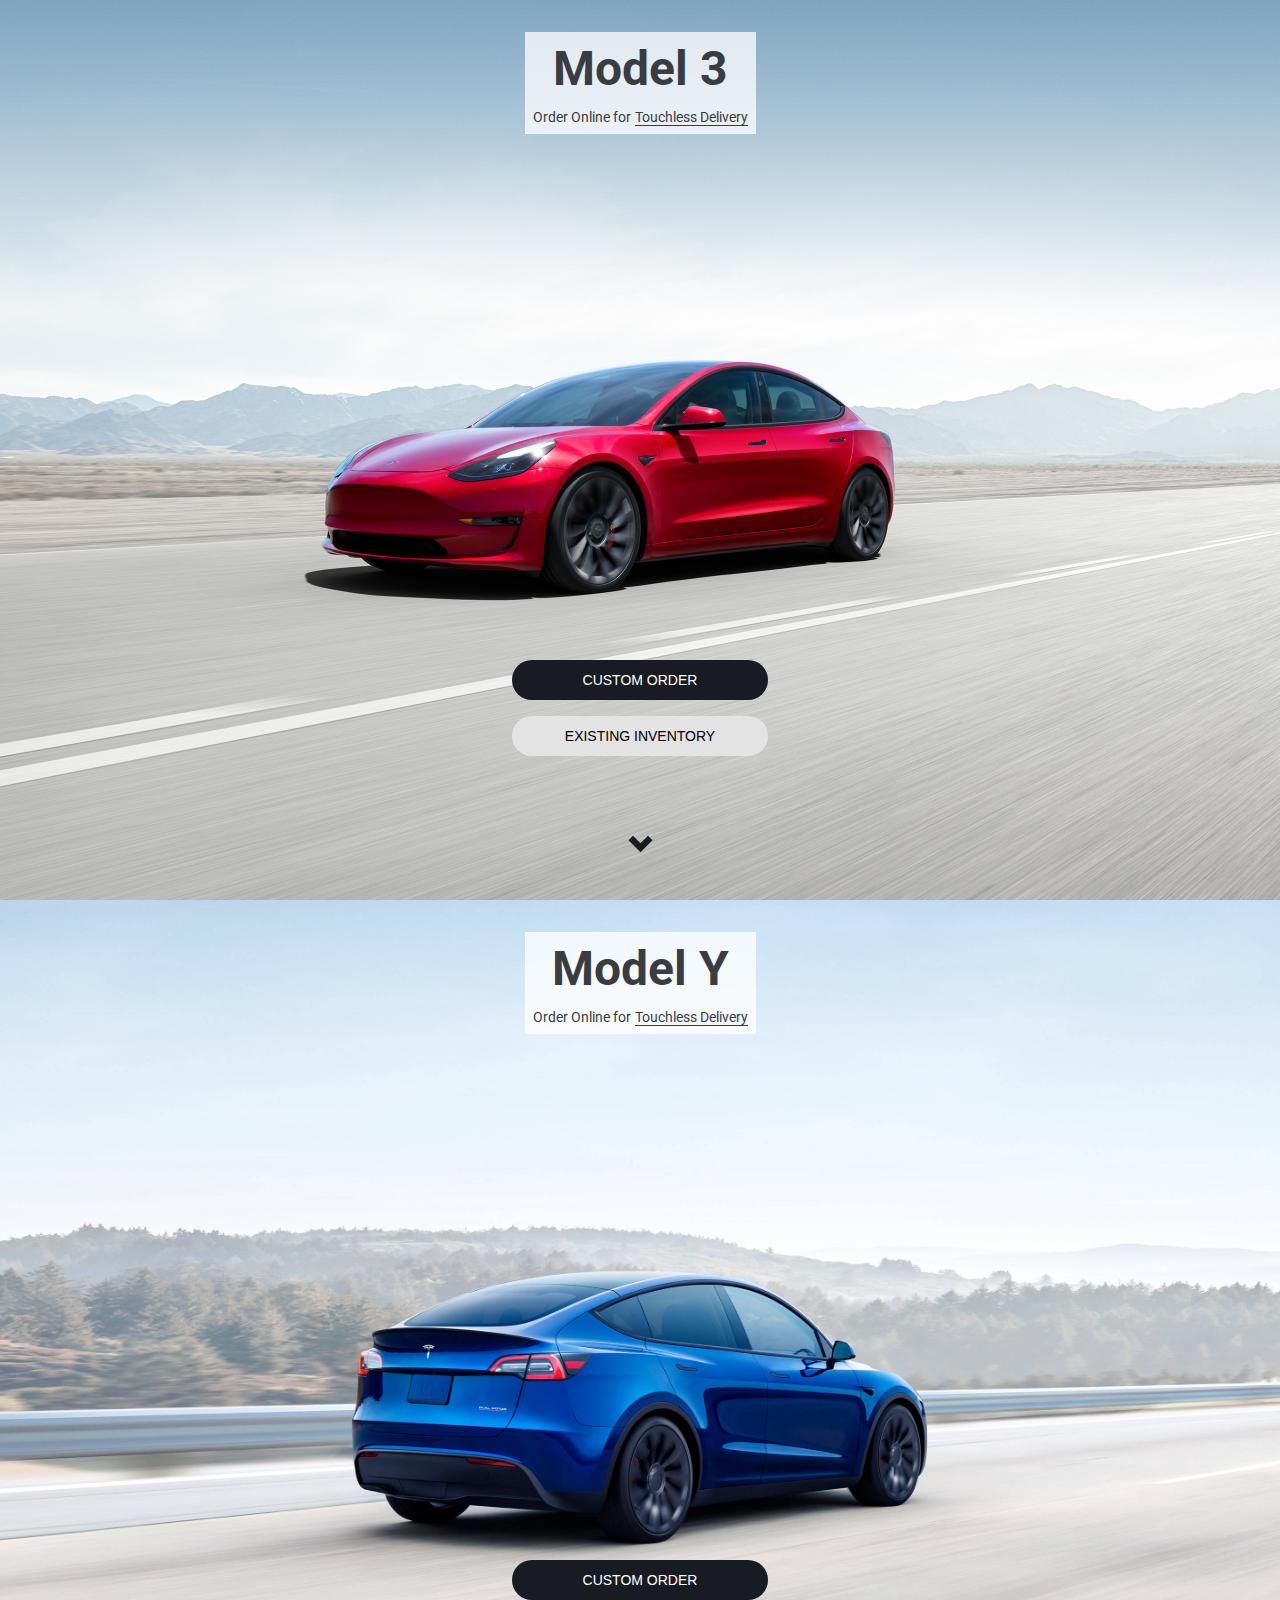
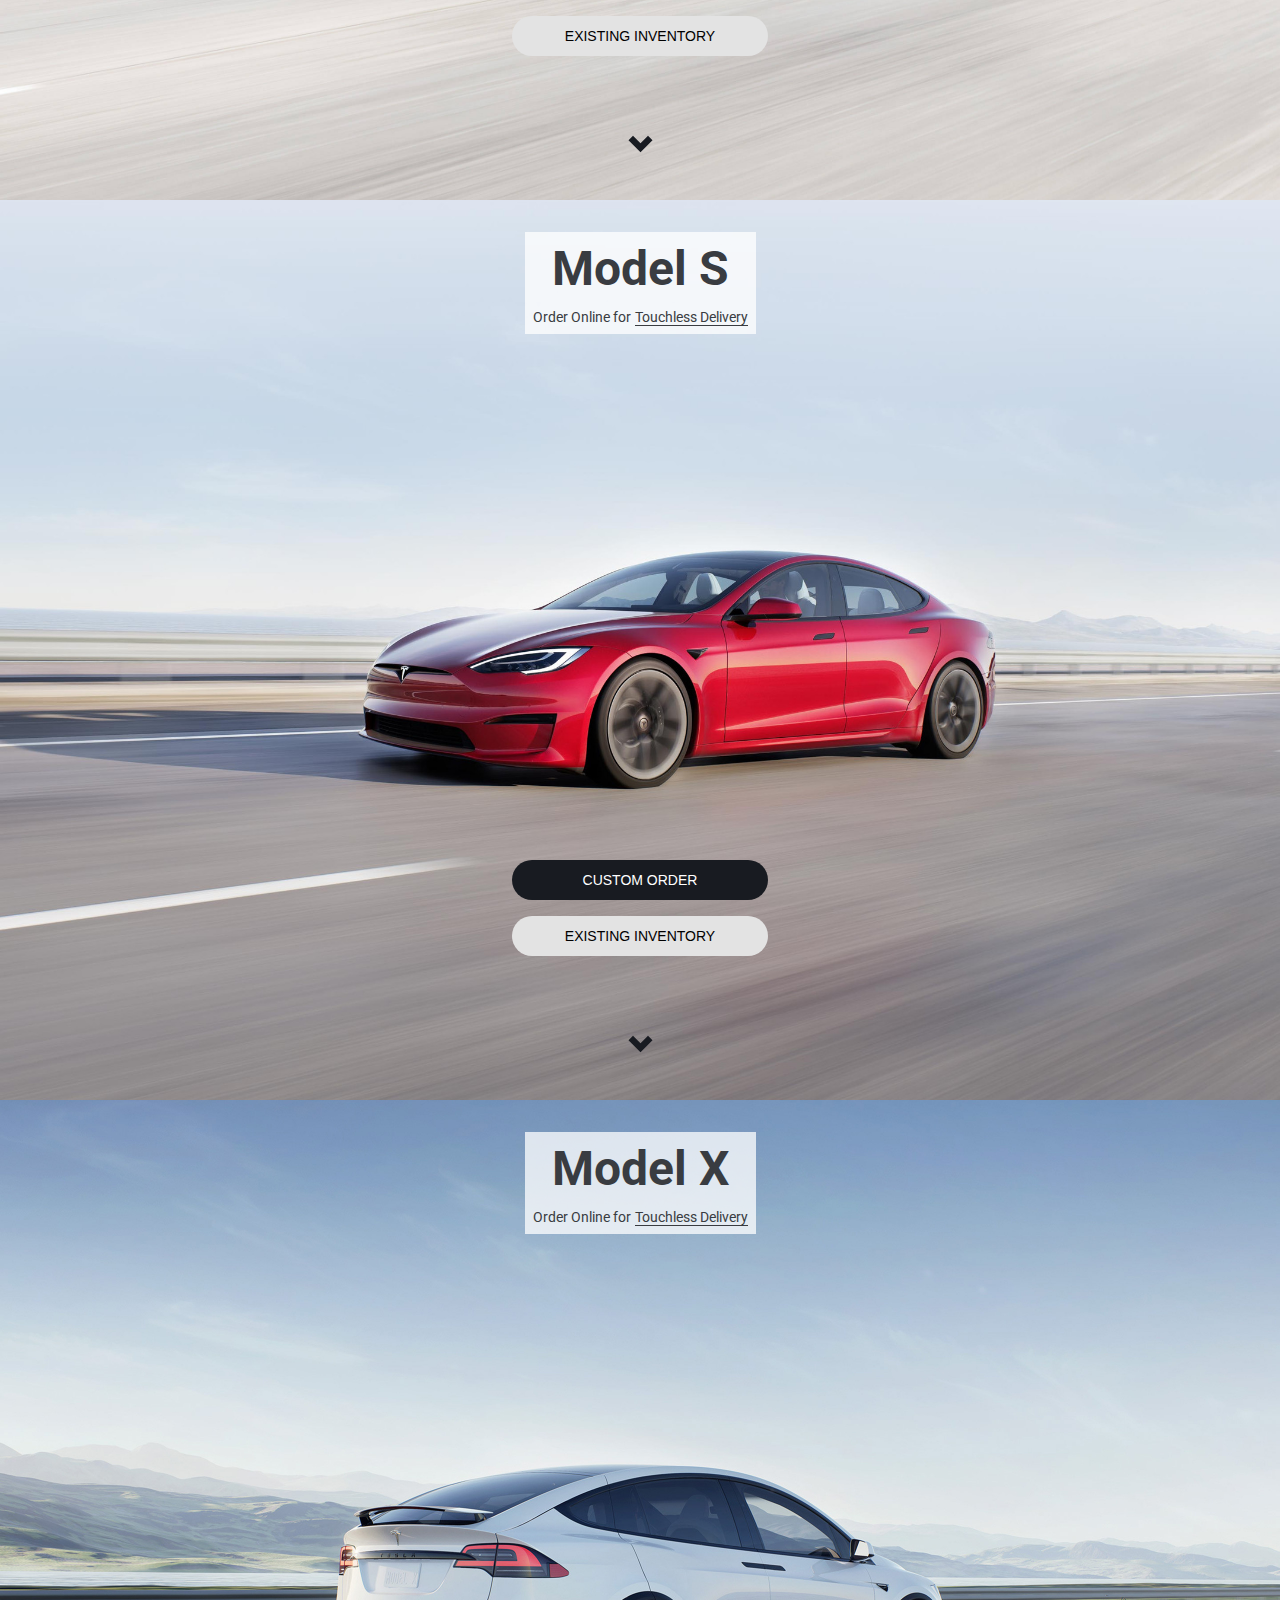
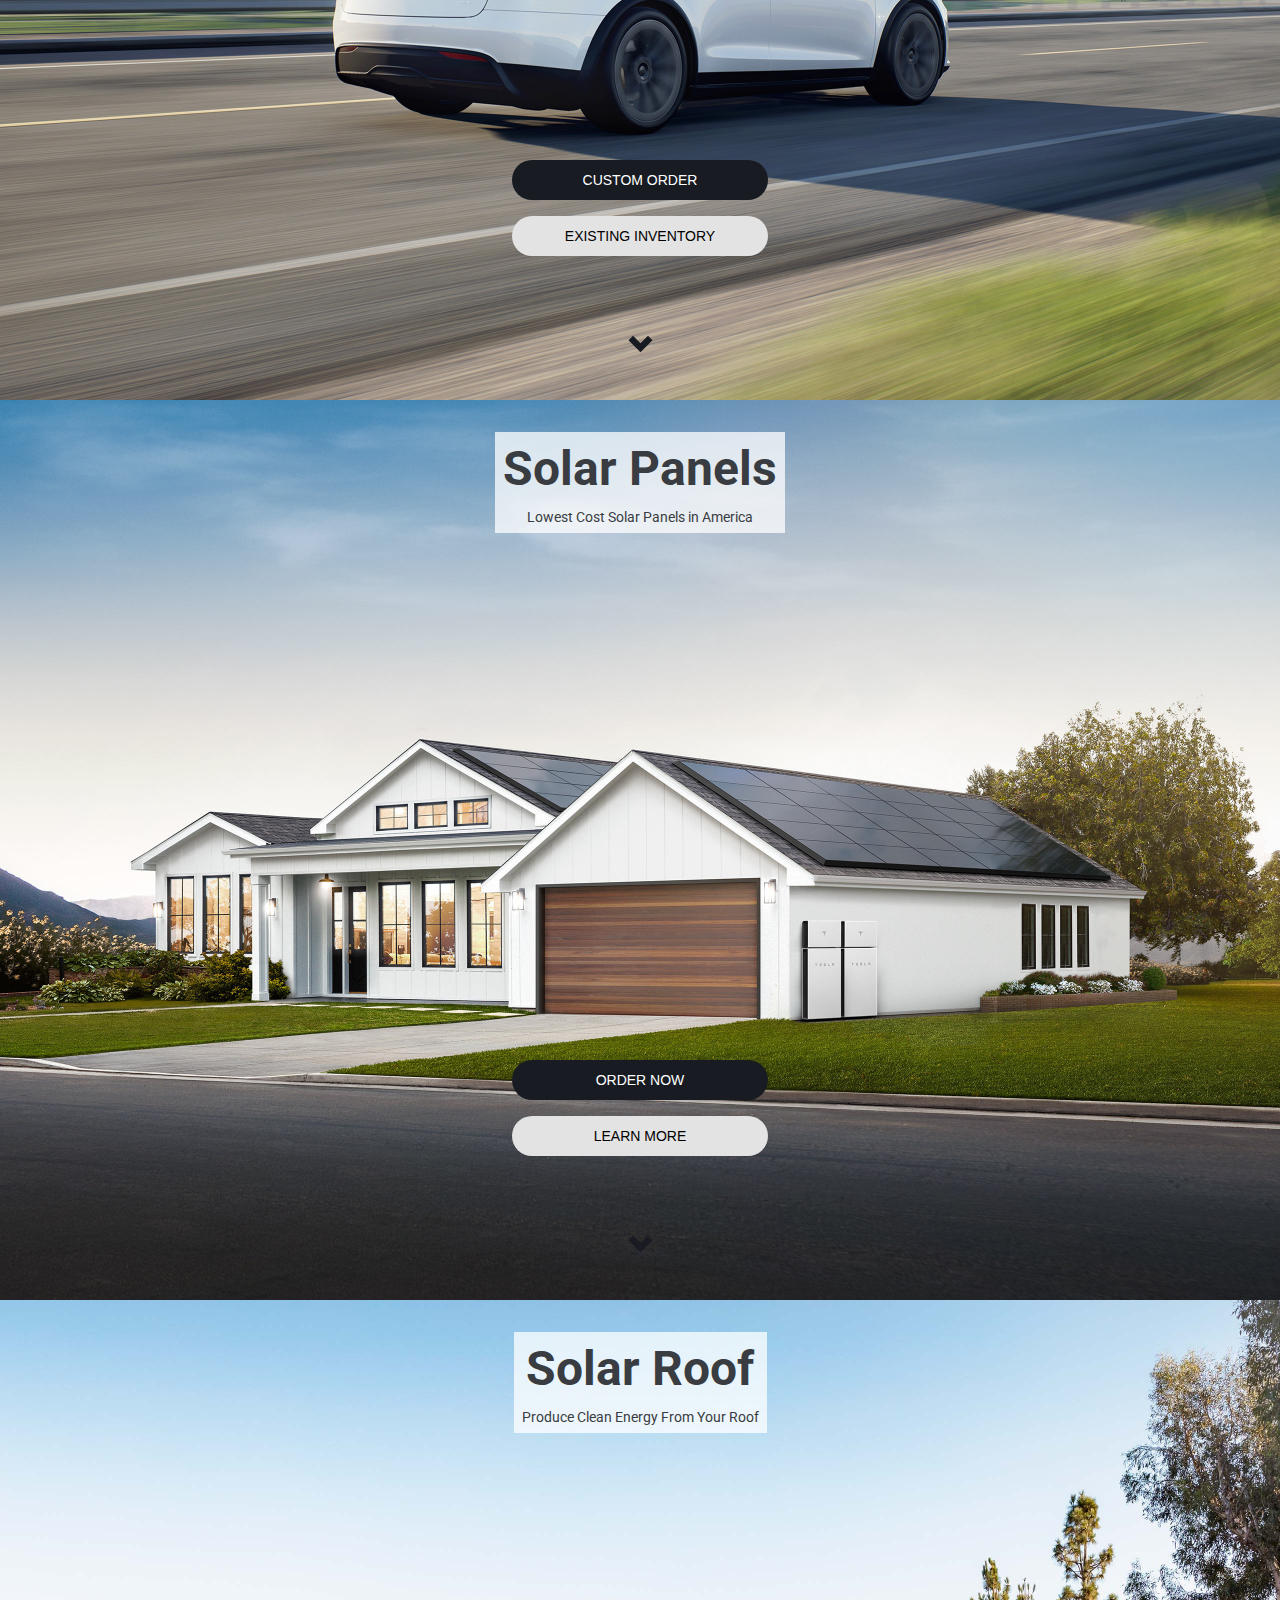
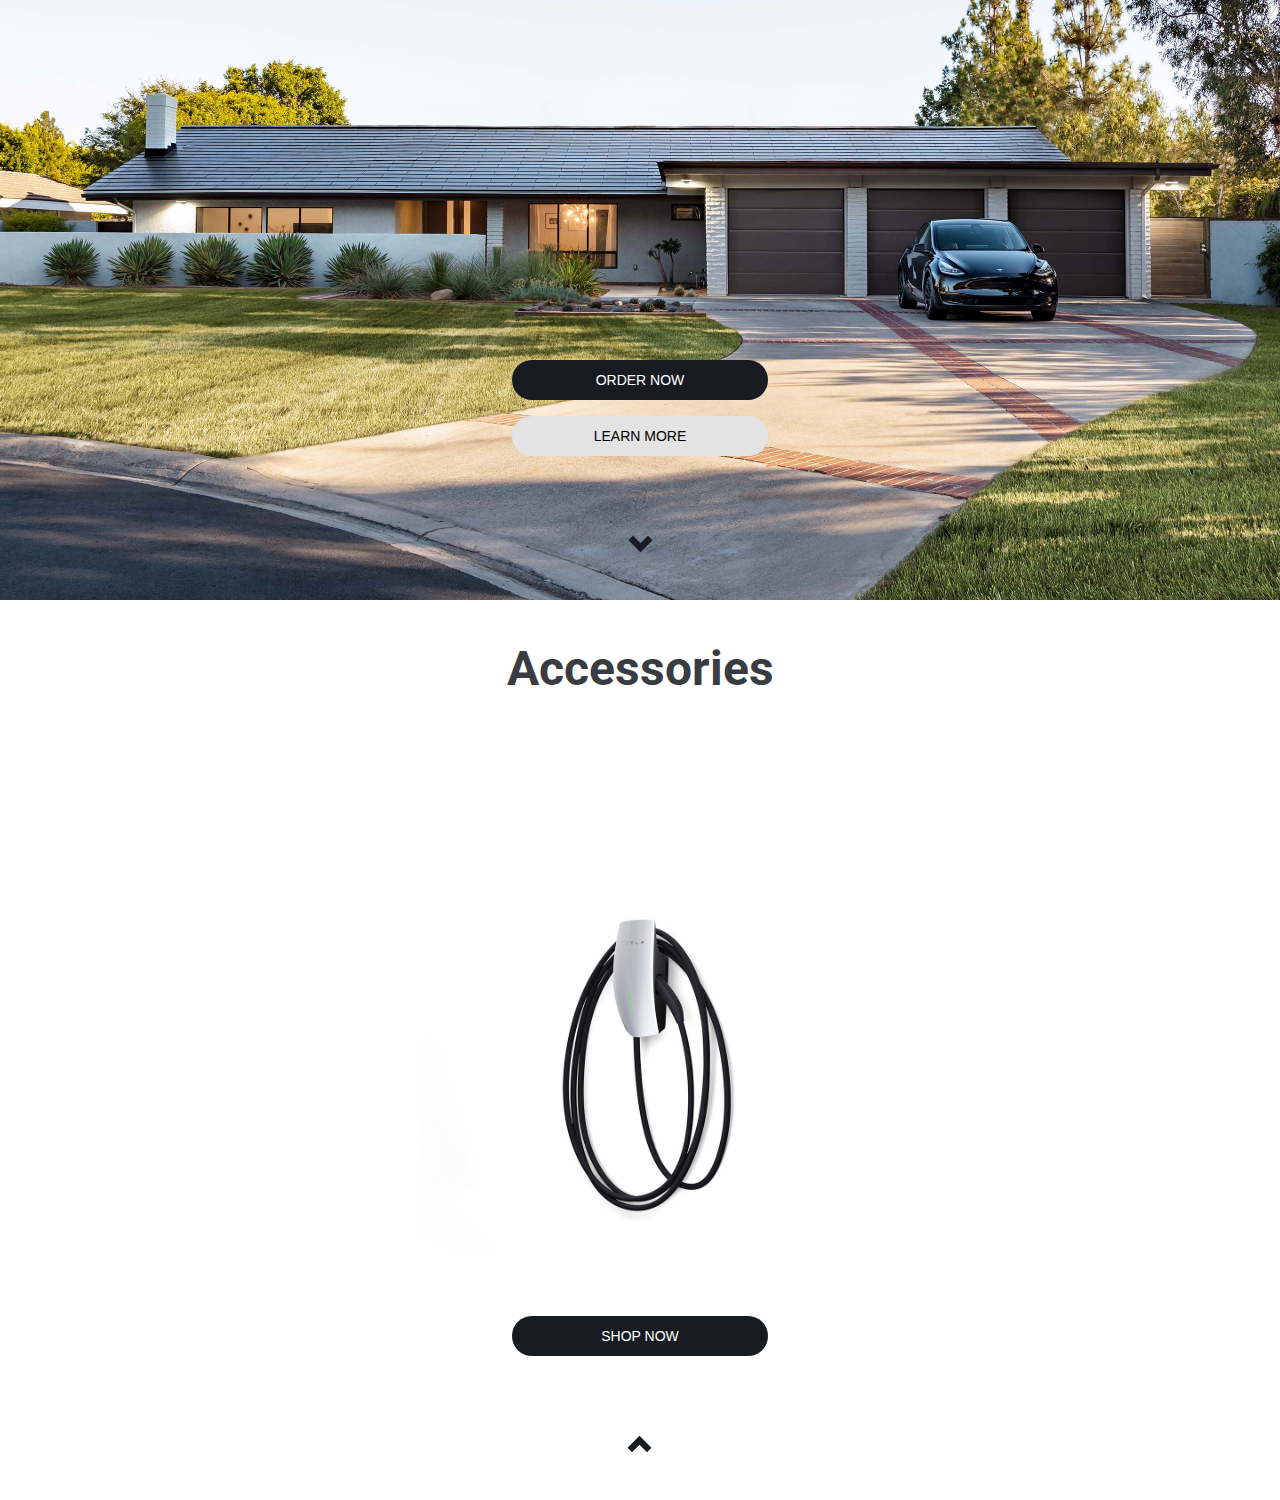
<file: index.html>
<!DOCTYPE html>
<html lang="en">
  <head>
    <meta charset="UTF-8" />
    <meta http-equiv="X-UA-Compatible" content="IE=edge" />
    <meta name="viewport" content="width=device-width, initial-scale=1.0" />

    <title>Tesla Website UI</title>
    <metas
      name="description"
      content="How to quickly build the UI for Tesla Motors."
    />

    <link rel="stylesheet" href="/smart-look/general.css" />
    <link rel="stylesheet" href="/smart-look/background.css" />
    <link rel="stylesheet" href="/smart-look/button.css" />
    <link rel="stylesheet" href="/smart-look/text.css" />
    <link rel="stylesheet" href="/smart-look/panel.css" />
  </head>
  <body>
    <!-- model trei -->
    <div
      id="model-3"
      class="background"
      style="
        --bgi: url(../image/background/model-3-mobile.jpg);
        --bgid: url(../image/background/model-3.jpg);
      "
    >
      <div class="panel">
        <h1 class="title">Model 3</h1>
        <p class="text">Order Online for</p>
        <a
          class="link"
          href="#model-3"
          title="Order Online for Touchless Delivery"
        >
          Touchless Delivery
        </a>
      </div>

      <div class="box__gap--large">
        <div class="box__gap--small">
          <button class="button--dark">Custom order</button>

          <button class="button--light">Existing inventory</button>
        </div>

        <a class="button__icon--down" href="#model-y">
          <svg
            width="48"
            height="48"
            viewBox="0 0 48 48"
            xmlns="http://www.w3.org/2000/svg"
          >
            <g>
              <path
                d="M36.5 20.25L32 15.75L24.5 23.25L17 15.75L12.5 20.25L24.5 32.25L36.5 20.25Z"
              />
            </g>
          </svg>
        </a>
      </div>
    </div>

    <!-- model y -->
    <div
      id="model-y"
      class="background"
      style="
        --bgi: url(../image/background/model-y-mobile.jpg);
        --bgid: url(../image/background/model-y.jpg);
      "
    >
      <div class="panel">
        <h1 class="title">Model y</h1>
        <p class="text">Order Online for</p>
        <a
          class="link"
          href="#model-y"
          title="Order Online for Touchless Delivery"
        >
          Touchless Delivery
        </a>
      </div>

      <div class="box__gap--large">
        <div class="box__gap--small">
          <button class="button--dark">Custom order</button>

          <button class="button--light">Existing inventory</button>
        </div>

        <a class="button__icon--down" href="#model-s">
          <svg
            width="48"
            height="48"
            viewBox="0 0 48 48"
            xmlns="http://www.w3.org/2000/svg"
          >
            <g>
              <path
                d="M36.5 20.25L32 15.75L24.5 23.25L17 15.75L12.5 20.25L24.5 32.25L36.5 20.25Z"
              />
            </g>
          </svg>
        </a>
      </div>
    </div>

    <!-- model s -->
    <div
      id="model-s"
      class="background"
      style="
        --bgi: url(../image/background/model-s-mobile.jpg);
        --bgid: url(../image/background/model-s.jpg);
      "
    >
      <div class="panel">
        <h1 class="title">Model s</h1>
        <p class="text">Order Online for</p>
        <a
          class="link"
          href="#model-s"
          title="Order Online for Touchless Delivery"
        >
          Touchless Delivery
        </a>
      </div>

      <div class="box__gap--large">
        <div class="box__gap--small">
          <button class="button--dark">Custom order</button>

          <button class="button--light">Existing inventory</button>
        </div>

        <a class="button__icon--down" href="#model-x">
          <svg
            width="48"
            height="48"
            viewBox="0 0 48 48"
            xmlns="http://www.w3.org/2000/svg"
          >
            <g>
              <path
                d="M36.5 20.25L32 15.75L24.5 23.25L17 15.75L12.5 20.25L24.5 32.25L36.5 20.25Z"
              />
            </g>
          </svg>
        </a>
      </div>
    </div>

    <!-- model x -->
    <div
      id="model-x"
      class="background"
      style="
        --bgi: url(../image/background/model-x-mobile.jpg);
        --bgid: url(../image/background/model-x.jpg);
      "
    >
      <div class="panel">
        <h1 class="title">Model x</h1>
        <p class="text">Order Online for</p>
        <a
          class="link"
          href="#model-x"
          title="Order Online for Touchless Delivery"
        >
          Touchless Delivery
        </a>
      </div>

      <div class="box__gap--large">
        <div class="box__gap--small">
          <button class="button--dark">Custom order</button>

          <button class="button--light">Existing inventory</button>
        </div>

        <a class="button__icon--down" href="#solar-panels">
          <svg
            width="48"
            height="48"
            viewBox="0 0 48 48"
            xmlns="http://www.w3.org/2000/svg"
          >
            <g>
              <path
                d="M36.5 20.25L32 15.75L24.5 23.25L17 15.75L12.5 20.25L24.5 32.25L36.5 20.25Z"
              />
            </g>
          </svg>
        </a>
      </div>
    </div>

    <!-- solar panels -->
    <div
      id="solar-panels"
      class="background"
      style="
        --bgi: url(../image/background/solar-panels-mobile.jpg);
        --bgid: url(../image/background/solar-panels.jpg);
      "
    >
      <div class="panel">
        <h1 class="title">Solar panels</h1>

        <p class="text">Lowest Cost Solar Panels in America</p>
      </div>

      <div class="box__gap--large">
        <div class="box__gap--small">
          <button class="button--dark">Order now</button>

          <button class="button--light">Learn more</button>
        </div>

        <a class="button__icon--down" href="#solar-roof">
          <svg
            width="48"
            height="48"
            viewBox="0 0 48 48"
            xmlns="http://www.w3.org/2000/svg"
          >
            <g>
              <path
                d="M36.5 20.25L32 15.75L24.5 23.25L17 15.75L12.5 20.25L24.5 32.25L36.5 20.25Z"
              />
            </g>
          </svg>
        </a>
      </div>
    </div>

    <!-- solar roof -->
    <div
      id="solar-roof"
      class="background"
      style="
        --bgi: url(../image/background/solar-roof-mobile.jpg);
        --bgid: url(../image/background/solar-roof.jpg);
      "
    >
      <div class="panel">
        <h1 class="title">Solar roof</h1>

        <p class="text">Produce Clean Energy From Your Roof</p>
      </div>

      <div class="box__gap--large">
        <div class="box__gap--small">
          <button class="button--dark">Order now</button>

          <button class="button--light">Learn more</button>
        </div>

        <a class="button__icon--down" href="#accessories">
          <svg
            width="48"
            height="48"
            viewBox="0 0 48 48"
            xmlns="http://www.w3.org/2000/svg"
          >
            <g>
              <path
                d="M36.5 20.25L32 15.75L24.5 23.25L17 15.75L12.5 20.25L24.5 32.25L36.5 20.25Z"
              />
            </g>
          </svg>
        </a>
      </div>
    </div>

    <!-- Accessories -->
    <div
      id="accessories"
      class="background"
      style="
        --bgi: url(../image/background/accessories-mobile.jpg);
        --bgid: url(../image/background/accessories.jpg);
      "
    >
      <div class="panel">
        <h1 class="title">Accessories</h1>
      </div>

      <div class="box__gap--large">
        <div class="box__gap--small">
          <button class="button--dark">Shop now</button>
        </div>

        <a class="button__icon--up" href="#model-3">
          <svg
            width="48"
            height="48"
            viewBox="0 0 48 48"
            xmlns="http://www.w3.org/2000/svg"
          >
            <g>
              <path
                d="M36.5 20.25L32 15.75L24.5 23.25L17 15.75L12.5 20.25L24.5 32.25L36.5 20.25Z"
              />
            </g>
          </svg>
        </a>
      </div>
    </div>
  </body>
</html>
</file>
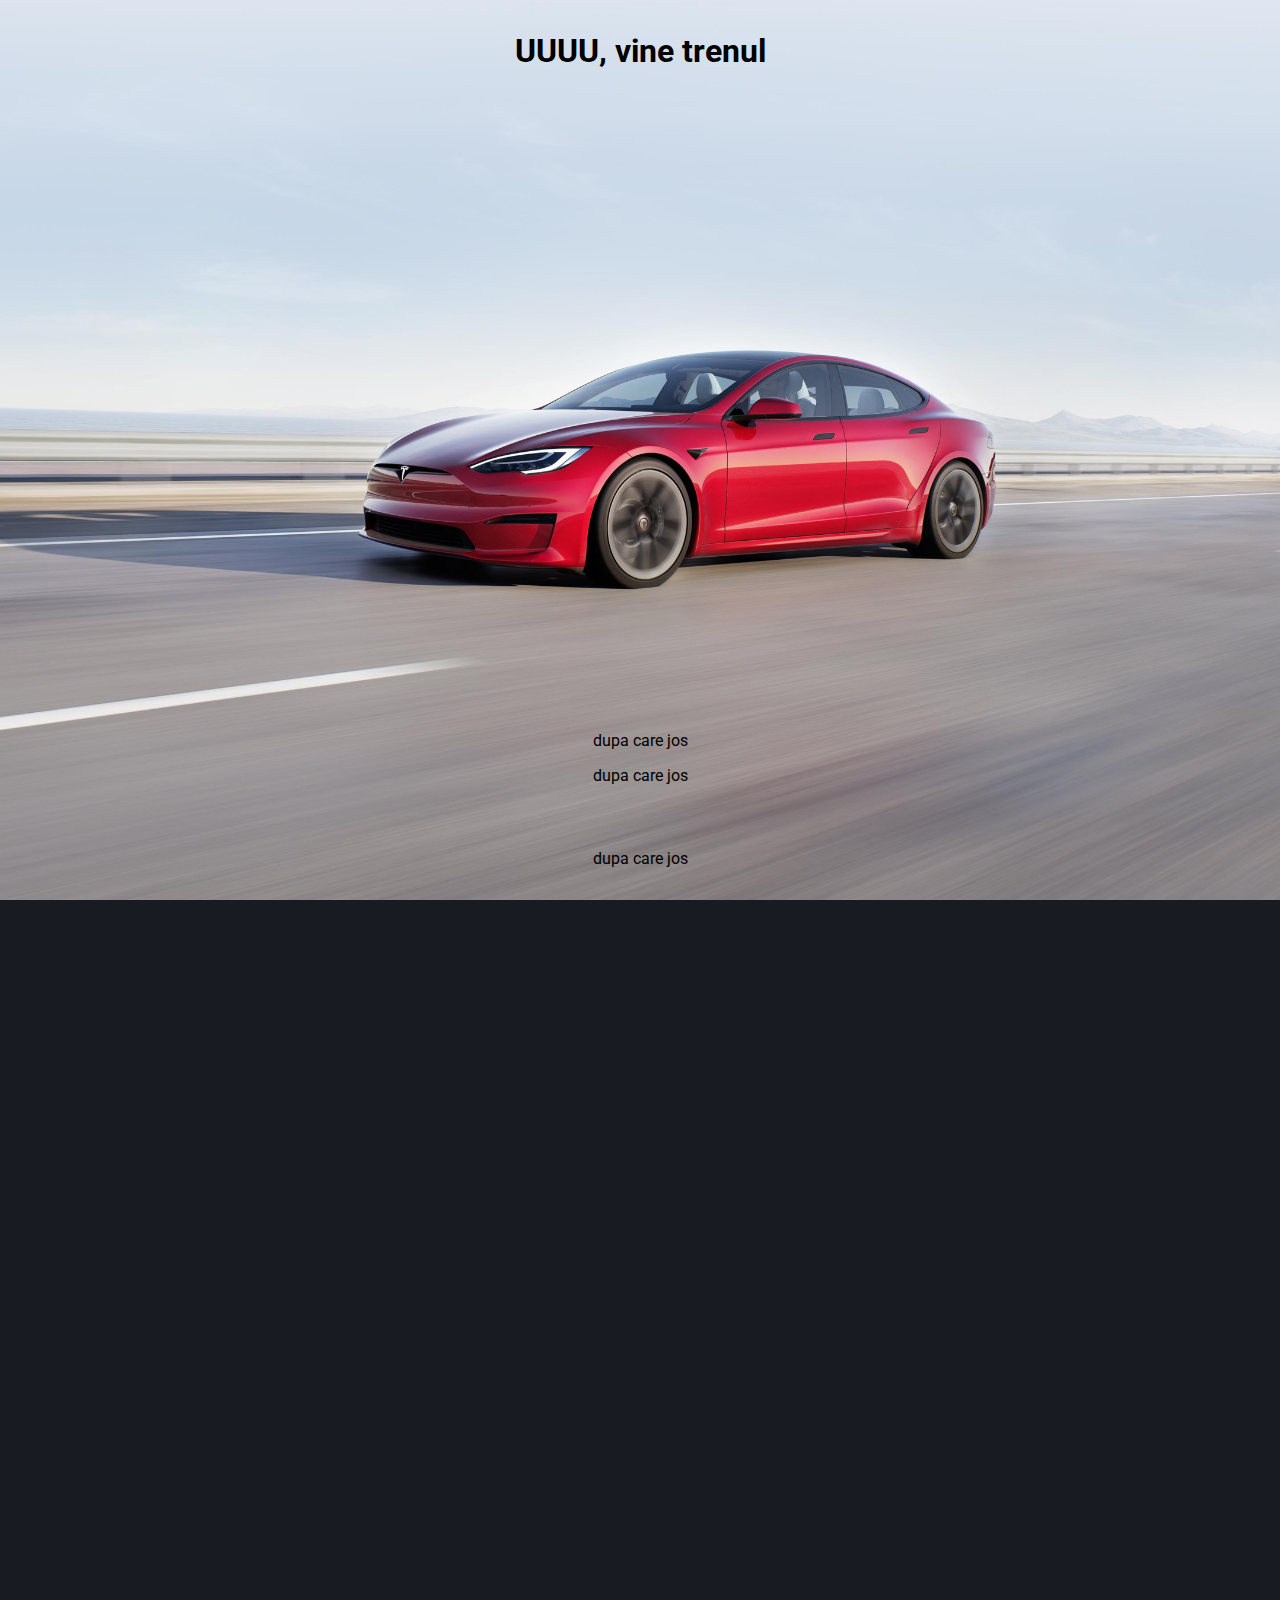
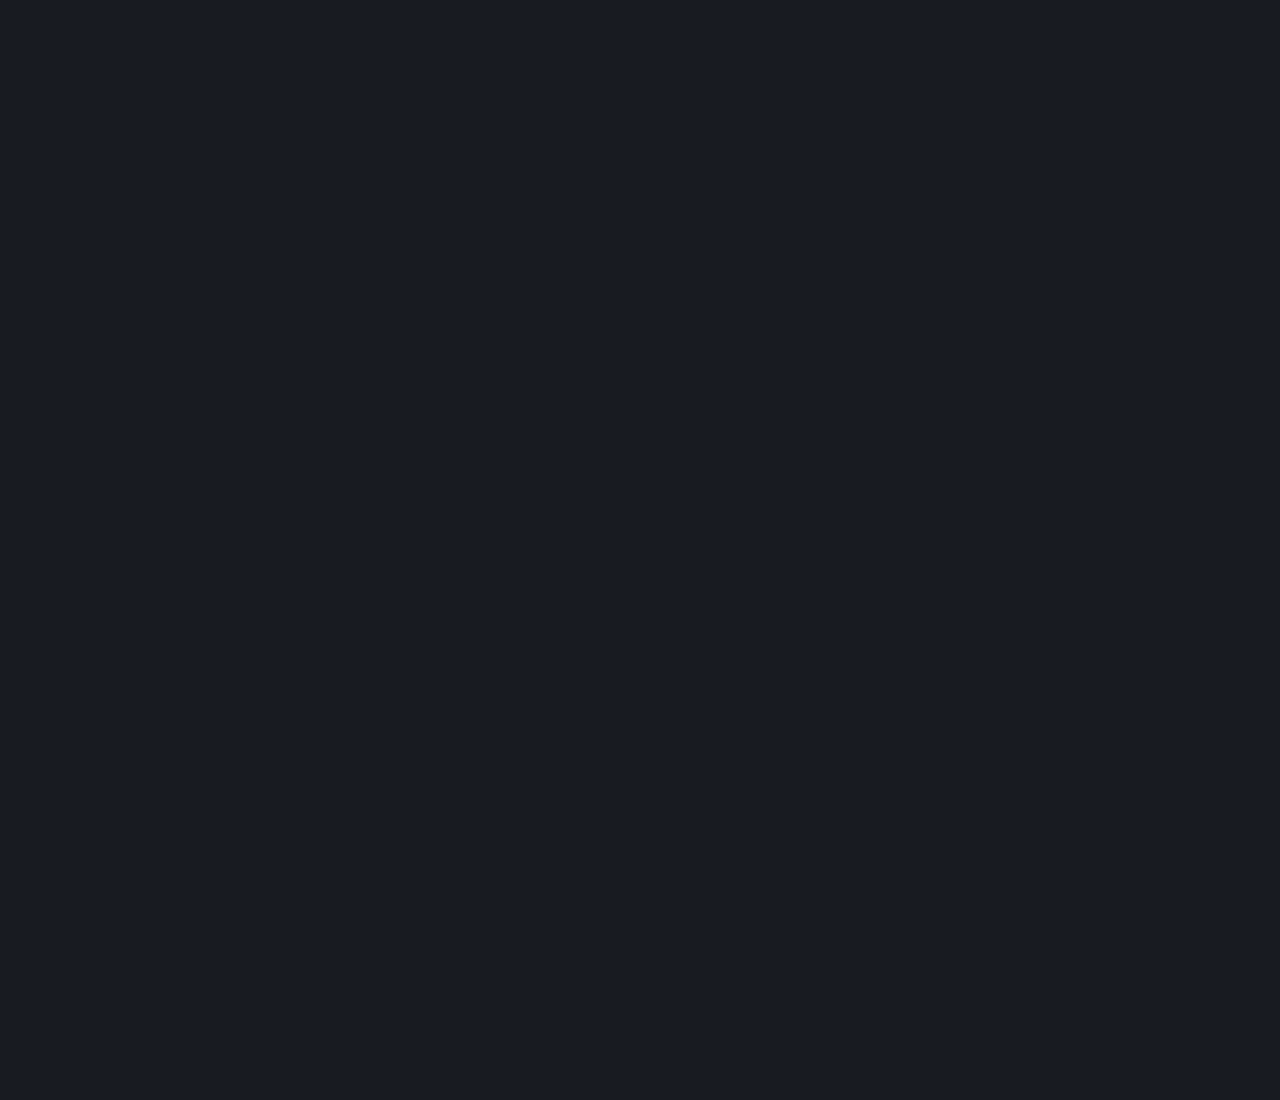
<file: component/background.html>
<html>
  <head>
    <link rel="stylesheet" href="../smart-look/general.css" />
    <link rel="stylesheet" href="../smart-look/background.css" />
  </head>

  <body>
    <div
      class="background"
      style="
        --bgi: url(../image/background/model-s-mobile.jpg);
        --bgid: url(../image/background/model-s.jpg);
      "
    >
      <h1 class="title">UUUU, vine trenul</h1>

      <div class="box__gap--large">
        <div class="box__gap--small">
          <p>dupa care jos</p>
          <p>dupa care jos</p>
        </div>

        <p>dupa care jos</p>
      </div>
    </div>

    <div
      class="background"
      style="--bgi: url(../image/background/model-y-mobile.jpg)"
    >
      <!-- content inside here -->
    </div>

    <div
      class="background"
      style="--bgi: url(../image/background/model-3-mobile.jpg)"
    >
      <!-- content inside here -->
    </div>
  </body>
</html>
</file>
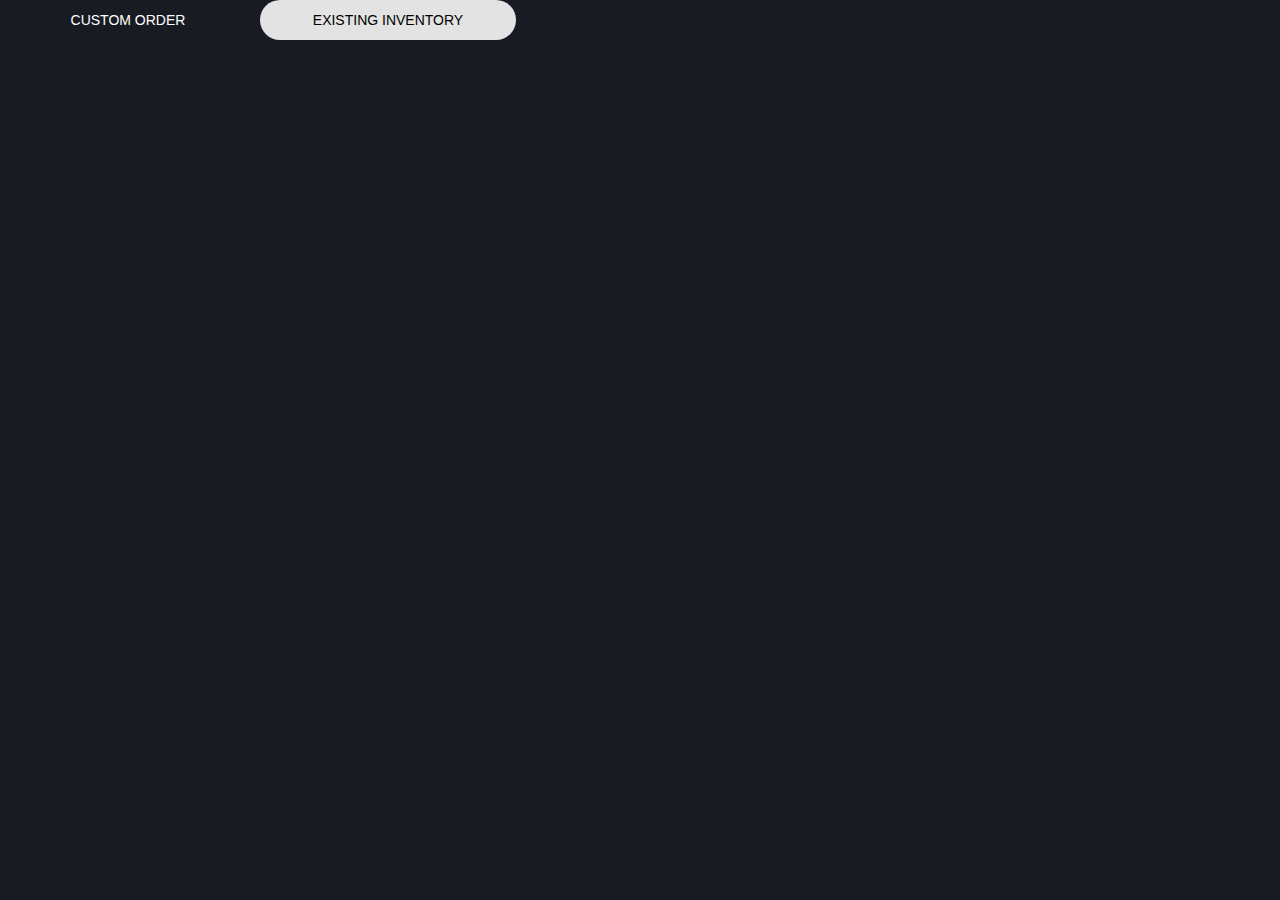
<file: component/button.html>
<html>
  <head>
    <link rel="stylesheet" href="../smart-look/general.css" />
    <link rel="stylesheet" href="../smart-look/button.css" />
  </head>

  <body>
    <div class="box">
      <div class="box">
        <button class="button--dark">Custom order</button>
        <button class="button--light">Existing inventory</button>
      </div>

      <div class="box">
        <div class="button__icon--down">
          <svg
            width="48"
            height="48"
            viewBox="0 0 48 48"
            xmlns="http://www.w3.org/2000/svg"
          >
            <g>
              <path
                d="M36.5 20.25L32 15.75L24.5 23.25L17 15.75L12.5 20.25L24.5 32.25L36.5 20.25Z"
              />
            </g>
          </svg>
        </div>

        <div class="button__icon--up">
          <svg
            width="48"
            height="48"
            viewBox="0 0 48 48"
            xmlns="http://www.w3.org/2000/svg"
          >
            <g>
              <path
                d="M36.5 20.25L32 15.75L24.5 23.25L17 15.75L12.5 20.25L24.5 32.25L36.5 20.25Z"
              />
            </g>
          </svg>
        </div>
      </div>
    </div>
  </body>
</html>
</file>
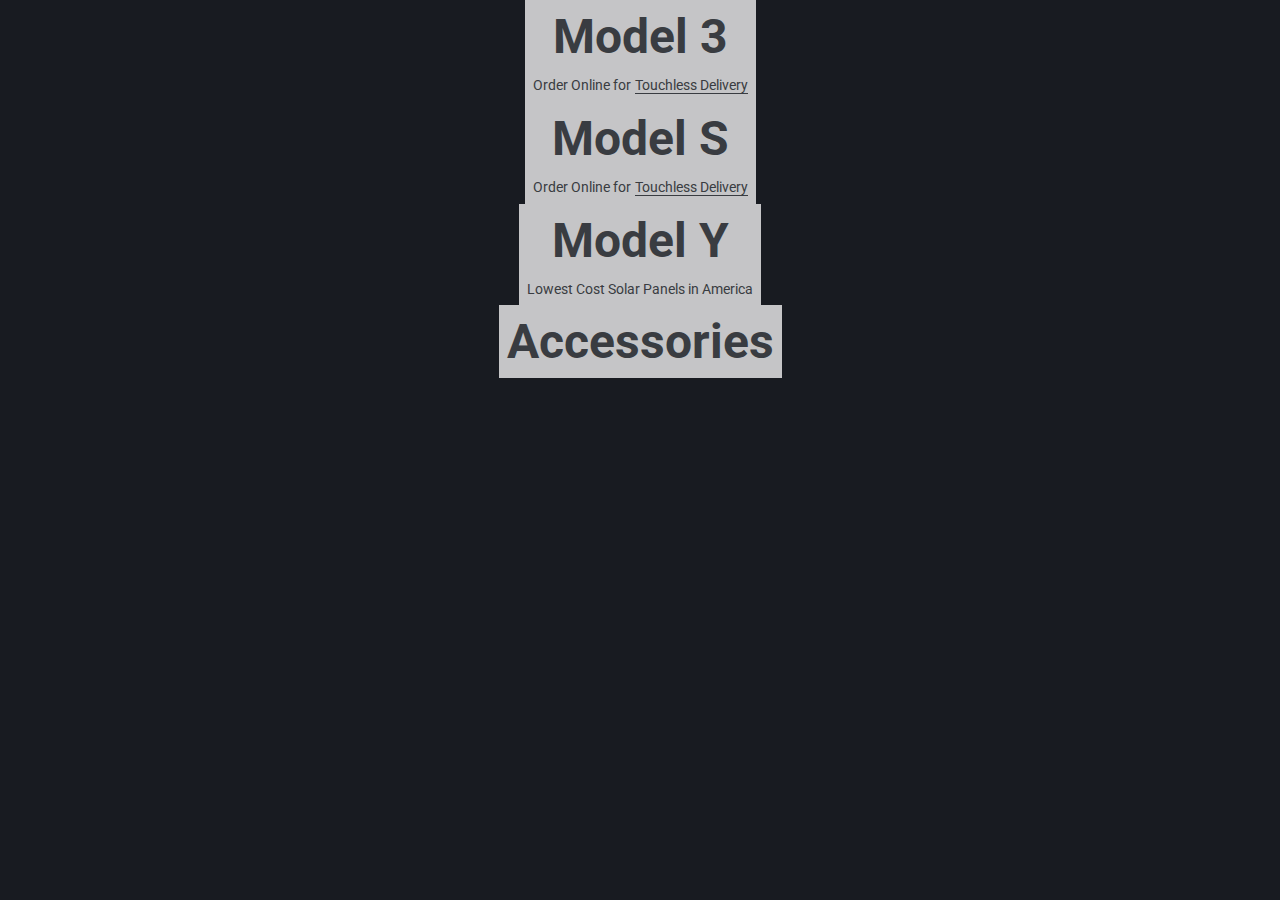
<file: component/panel.html>
<html>
  <head>
    <link rel="stylesheet" href="../smart-look/general.css" />
    <link rel="stylesheet" href="../smart-look/text.css" />
    <link rel="stylesheet" href="../smart-look/panel.css" />
  </head>

  <body>
    <div class="box">
      <div class="panel">
        <h1 class="title">Model 3</h1>
        <p class="text">Order Online for</p>
        <a
          class="link"
          href="#model-3"
          title="Order Online for Touchless Delivery"
        >
          Touchless Delivery
        </a>
      </div>

      <div class="panel">
        <h1 class="title">Model S</h1>

        <p class="text">Order Online for</p>
        <a
          class="link"
          href="#model-s"
          title="Order Online for Touchless Delivery"
        >
          Touchless Delivery
        </a>
      </div>

      <div class="panel">
        <h1 class="title">Model Y</h1>

        <p class="text">Lowest Cost Solar Panels in America</p>
      </div>

      <div class="panel">
        <h1 class="title">Accessories</h1>
      </div>
    </div>
  </body>
</html>
</file>
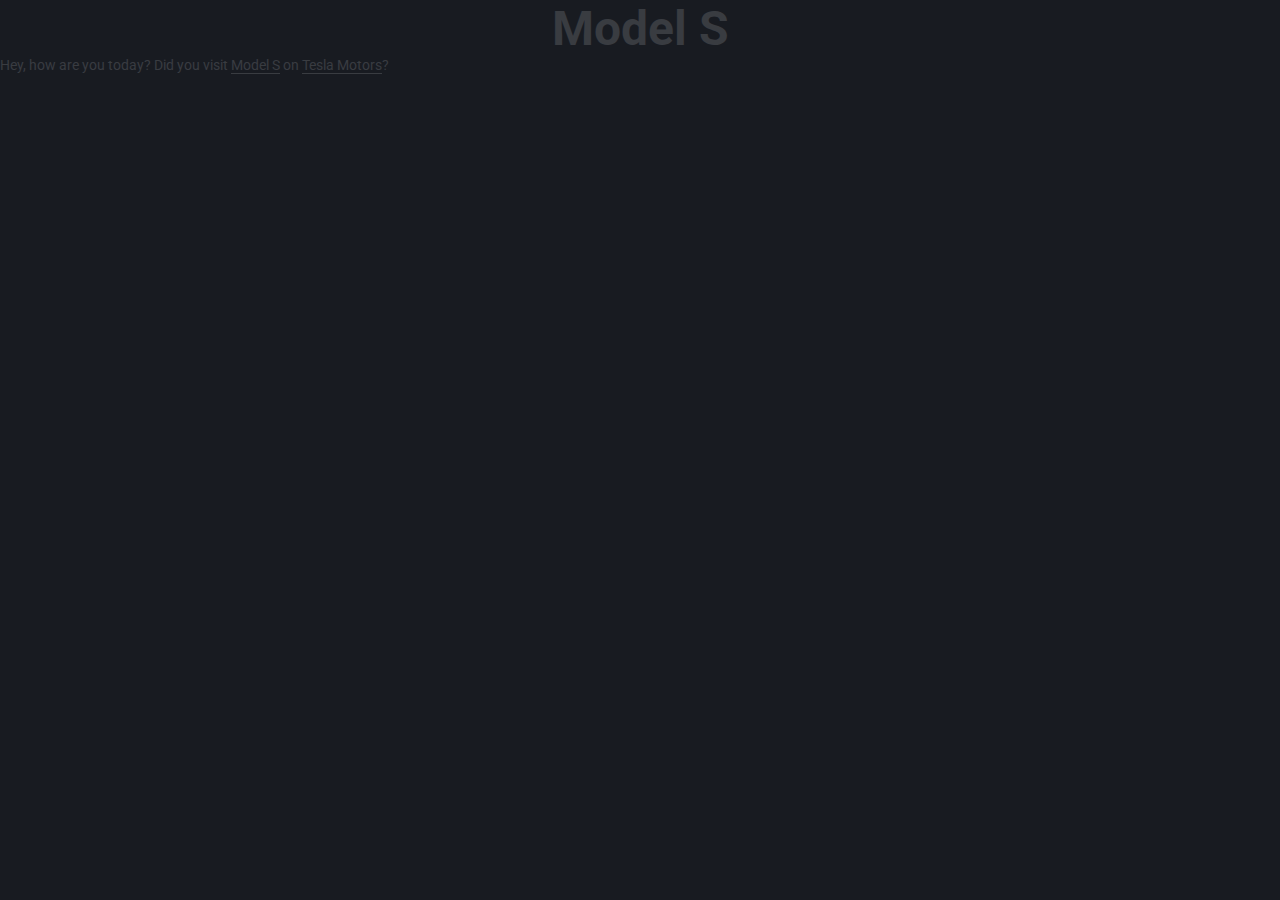
<file: component/text.html>
<html>
  <head>
    <link rel="stylesheet" href="../smart-look/general.css" />
    <link rel="stylesheet" href="../smart-look/text.css" />
  </head>

  <body>
    <section>
      <h1 class="title">Model S</h1>

      <p class="text">
        Hey, how are you today? Did you visit
        <a title="Model S all colors and sizes" href="#model-s" class="link"
          >Model S</a
        >
        on
        <a
          class="link"
          title="Model S, 3, X, Y and many more"
          href="https://tesla.com"
          >Tesla Motors</a
        >?
      </p>
    </section>
  </body>
</html>
</file>
<file: smart-look/general.css>
@import url('https://fonts.googleapis.com/css2?family=Inter:wght@400;500;600;700&family=Roboto:wght@400;700&display=swap');
:root {
  /* color */
  --color-gray-tuna: #393c41;
  --color-shark: #181b21;
  --color-mercury: #e3e3e3;
  --color-light: #fff;

  /* config */
  --color-dark: #000;
  --border-radius: 20px;
}

*,
*::before,
*::after {
  box-sizing: border-box;
  margin: 0;
}

html {
  scroll-behavior: smooth;
}

html,
body {
  height: 100%;
  font-family: 'Roboto', sans-serif;
  background-color: var(--color-shark);
}

.box__gap--small,
.box__gap--large {
  display: flex;
  flex-direction: column;
}

.box__gap--small {
  gap: 16px;
}

.box__gap--large {
  gap: 64px;
}
</file>
<file: smart-look/background.css>
.background {
  width: 100vw;
  height: 100vh;
  background-size: cover;
  background-position: center;
  background-image: var(--bgi);
  padding: 32px;

  display: flex;
  flex-direction: column;
  justify-content: space-between;
  align-items: center;
}

@media screen and (min-width: 768px) {
  .background {
    background-image: var(--bgid);
  }
}
</file>
<file: smart-look/button.css>
.button--dark,
.button--light {
  width: 256px;
  height: 40px;

  border: 0;
  border-radius: var(--border-radius);
  transition: 250ms;
  text-transform: uppercase;
  font-size: 14px;
  cursor: pointer;
}

.button__icon--up,
.button__icon--down {
  transition: 250ms;
  align-self: center;
  fill: var(--color-shark);
  border-radius: 50%;

  width: 48px;
  height: 48px;
}

.button__icon--down {
  cursor: s-resize;
}

.button__icon--up {
  cursor: n-resize;
  transform: rotate(180deg);
}

.button__icon--up:hover,
.button__icon--down:hover {
  background-color: var(--color-shark);
  fill: var(--color-mercury);
}

.button--dark {
  background-color: var(--color-shark);
  color: var(--color-light);
}

.button--dark:hover {
  background-color: var(--color-mercury);
  color: var(--color-dark);
}

.button--light {
  background-color: var(--color-mercury);
  color: var(--color-dark);
}

.button--light:hover {
  background-color: var(--color-shark);
  color: var(--color-light);
}
</file>
<file: smart-look/text.css>
.link,
.link:visited,
.link:active {
  color: var(--color-gray-tuna);
  font-size: 14px;
  text-decoration: none;
  border-bottom: 1px solid var(--color-gray-tuna);
}

.text {
  color: var(--color-gray-tuna);
  font-size: 14px;
}

.title {
  color: var(--color-gray-tuna);
  font-size: 48px;

  display: flex;
  justify-content: center;
  text-transform: capitalize;
}
</file>
<file: smart-look/panel.css>
.panel {
  width: fit-content;
  display: grid;
  padding: 8px;
  row-gap: 12px;
  column-gap: 4px;
  margin: 0 auto;

  grid-template-columns: auto auto;
  background-color: rgba(255, 255, 255, 0.75);
}

.panel > .title {
  grid-column: 1/-1;
}

.panel > .text:last-child {
  grid-column: 1/-1;
  display: flex;
  justify-content: center;
}
</file>
